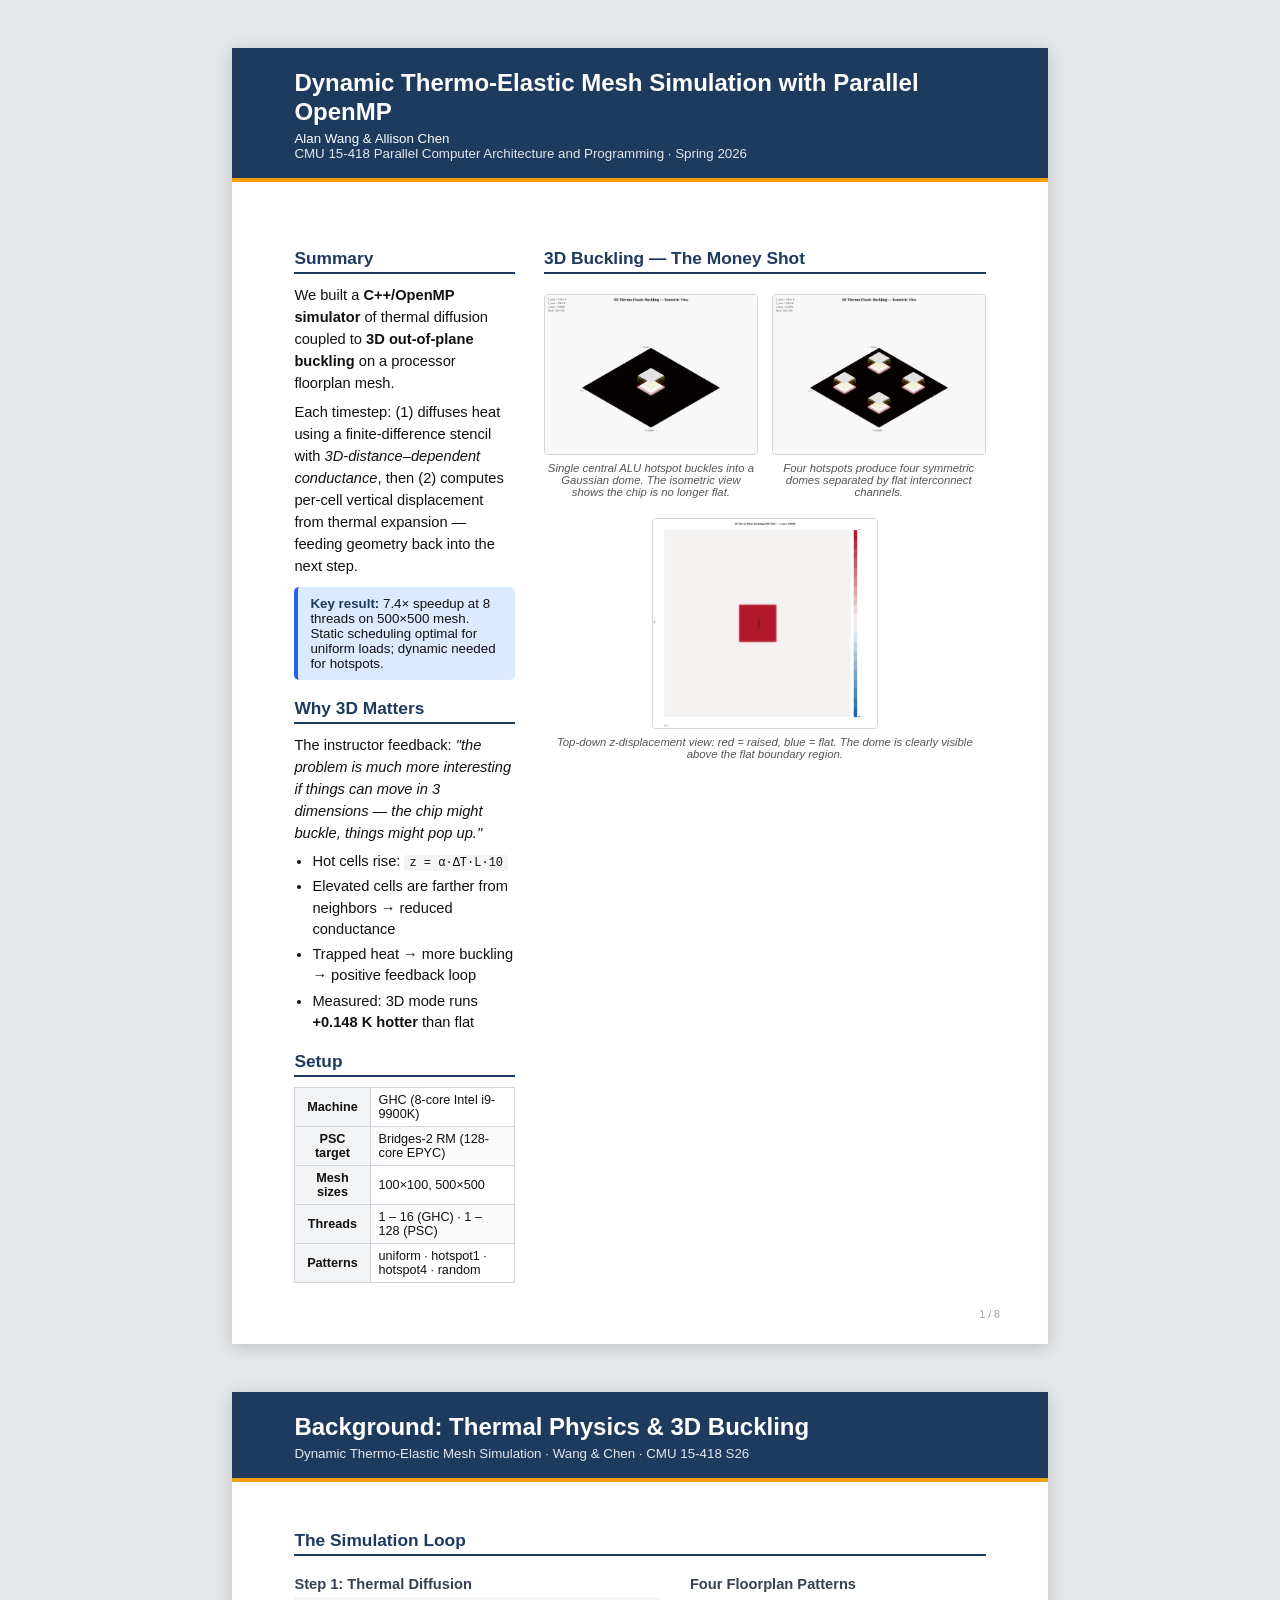
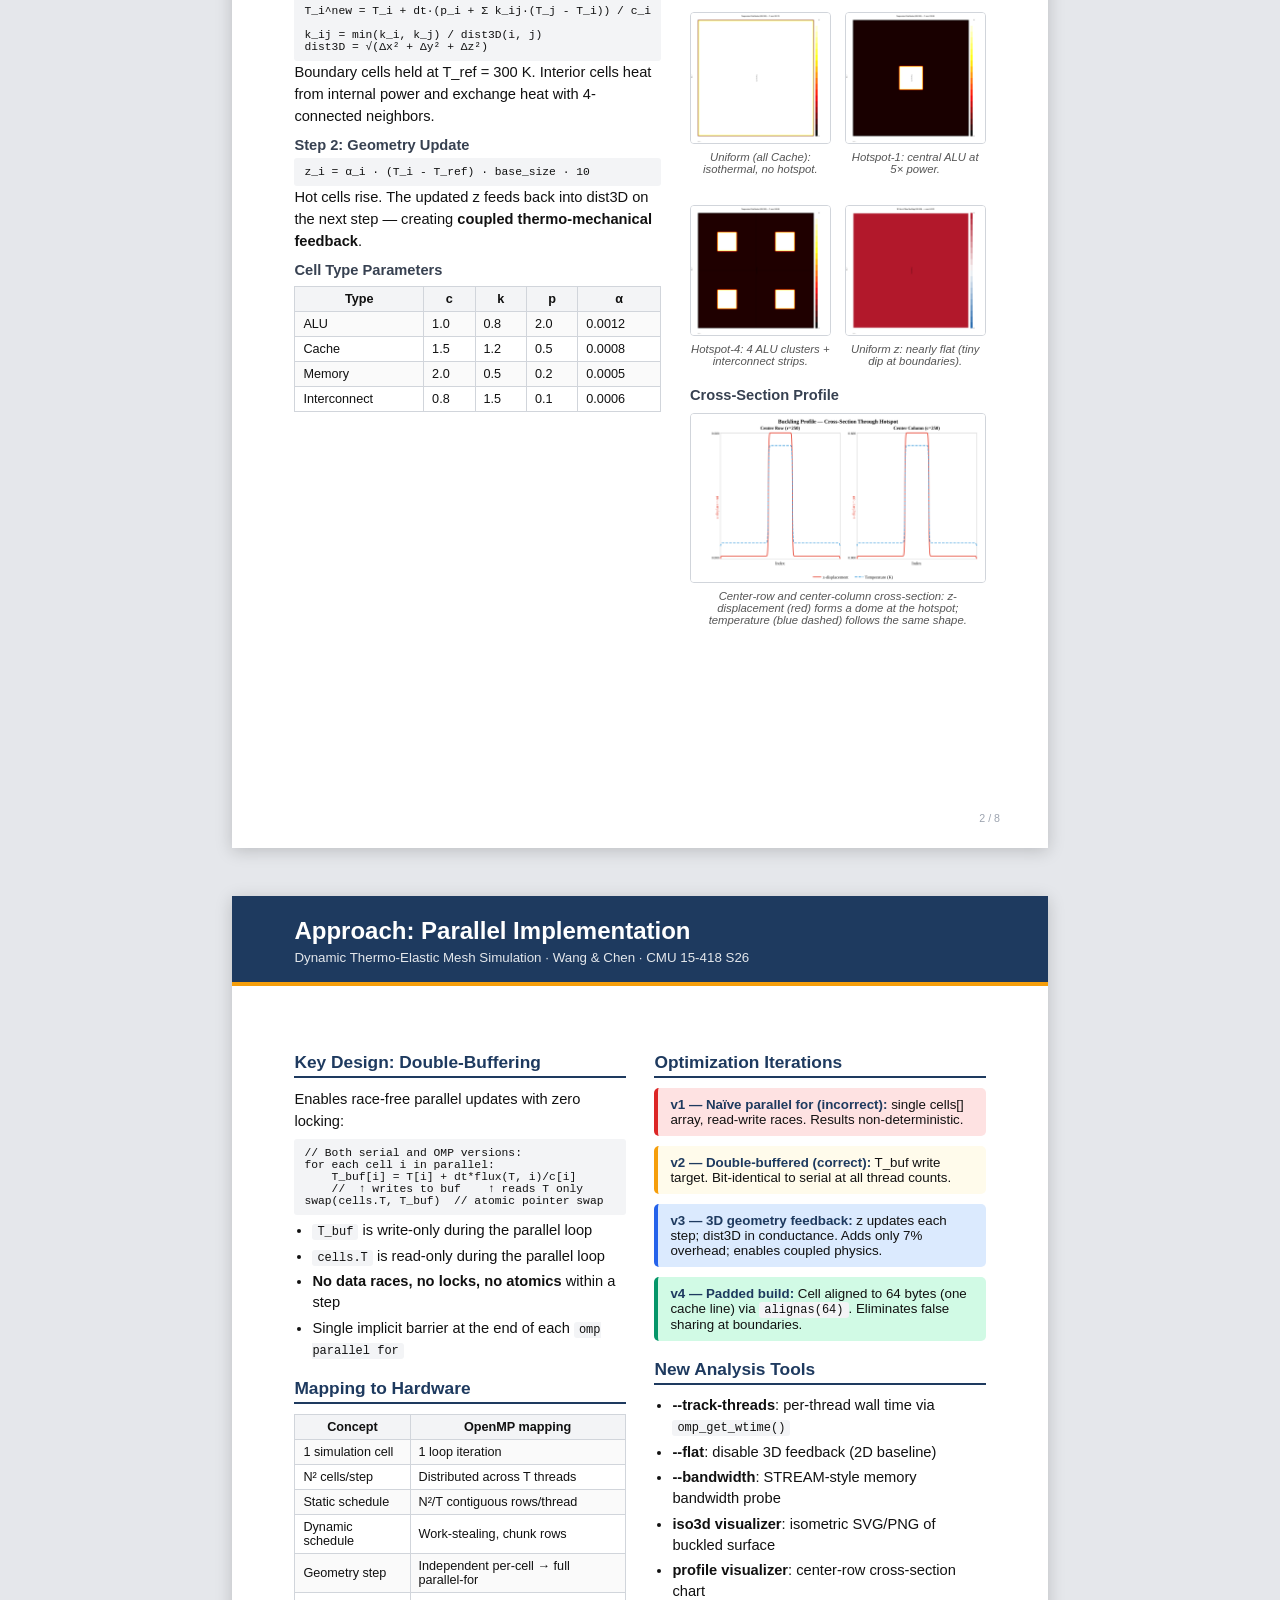
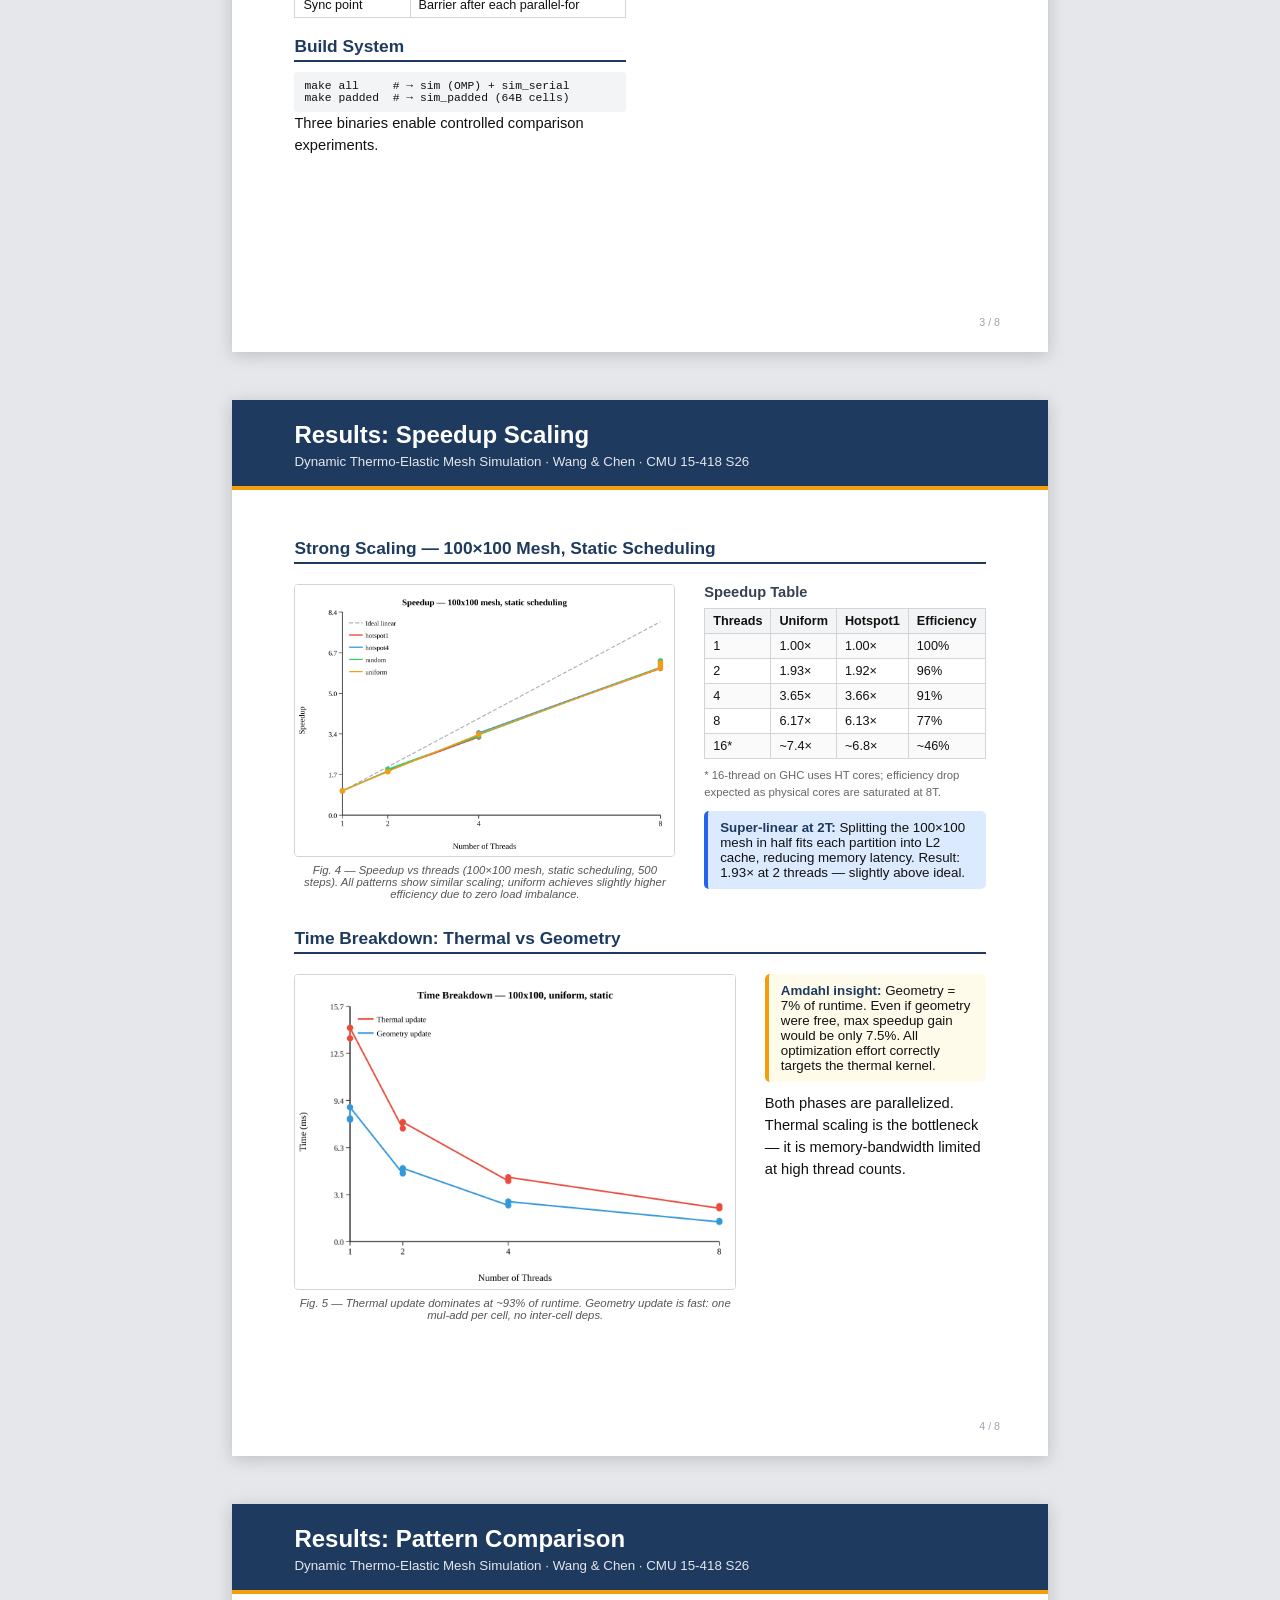
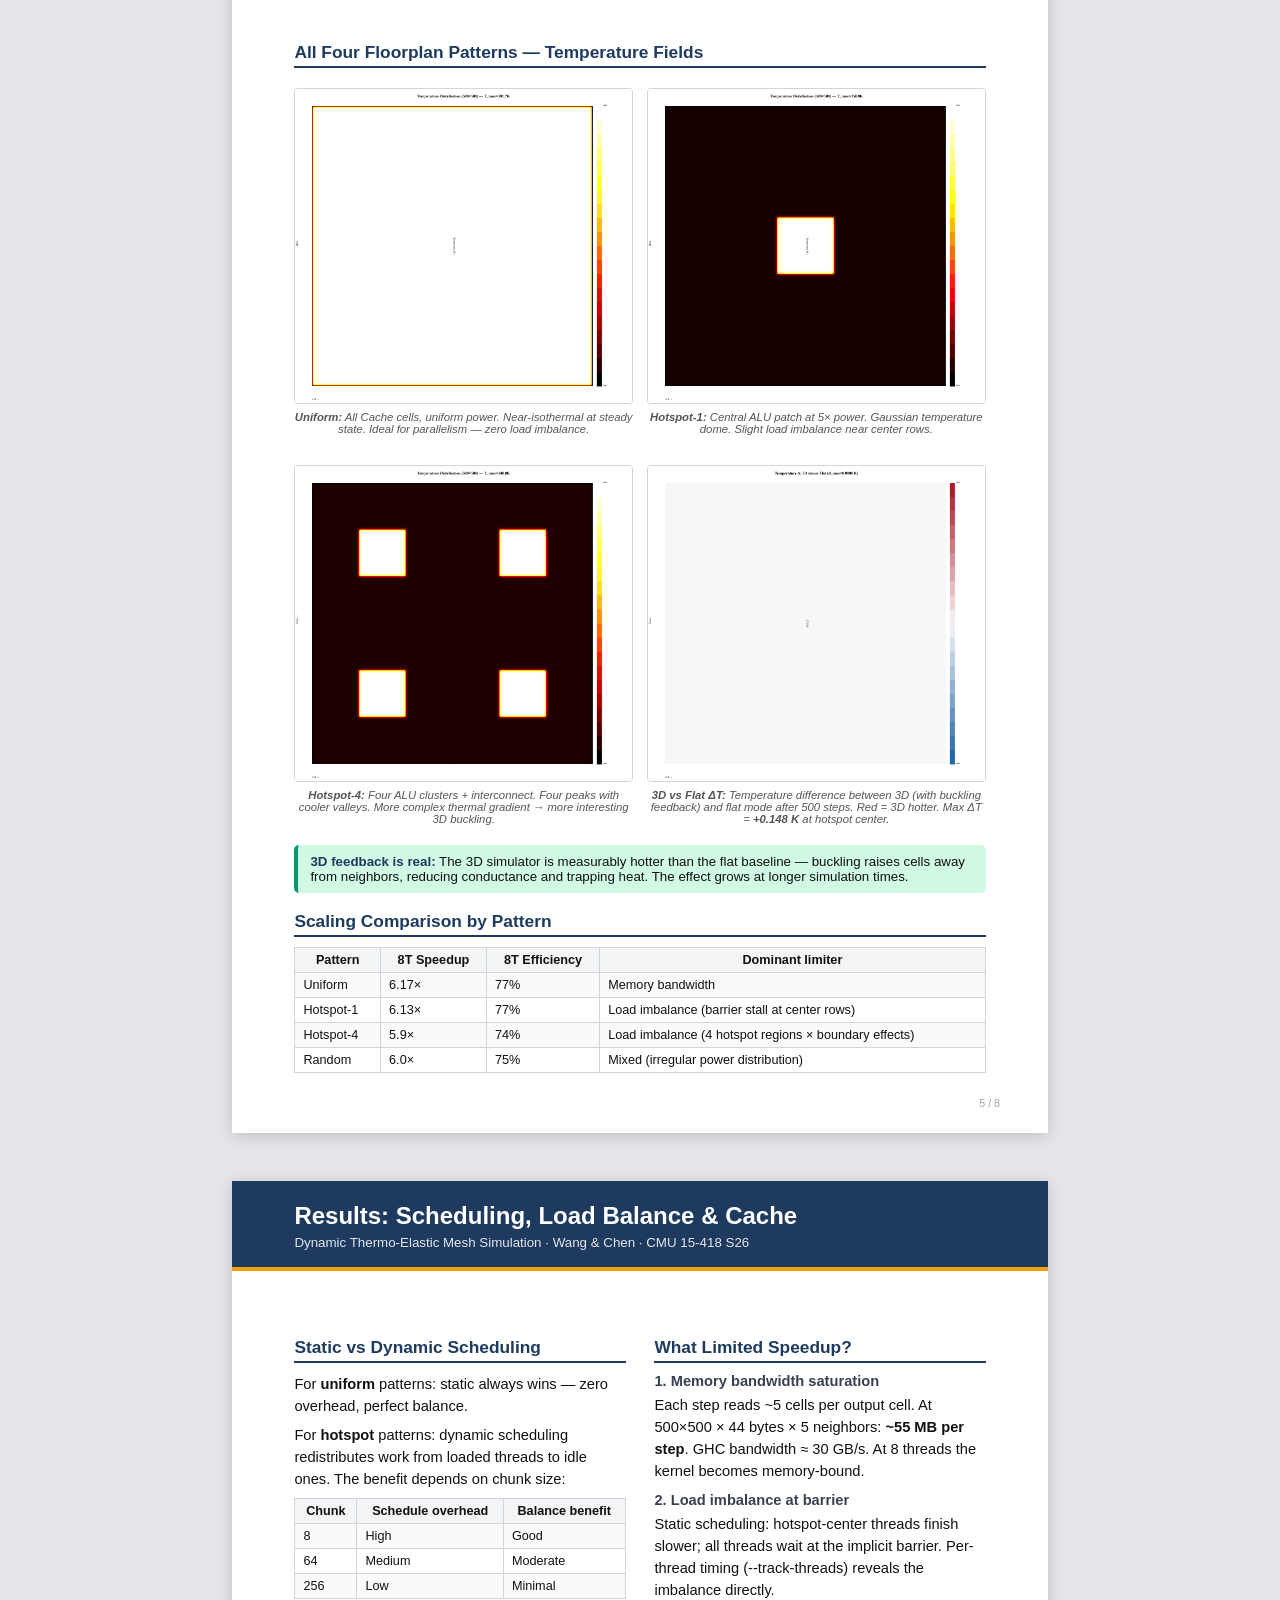
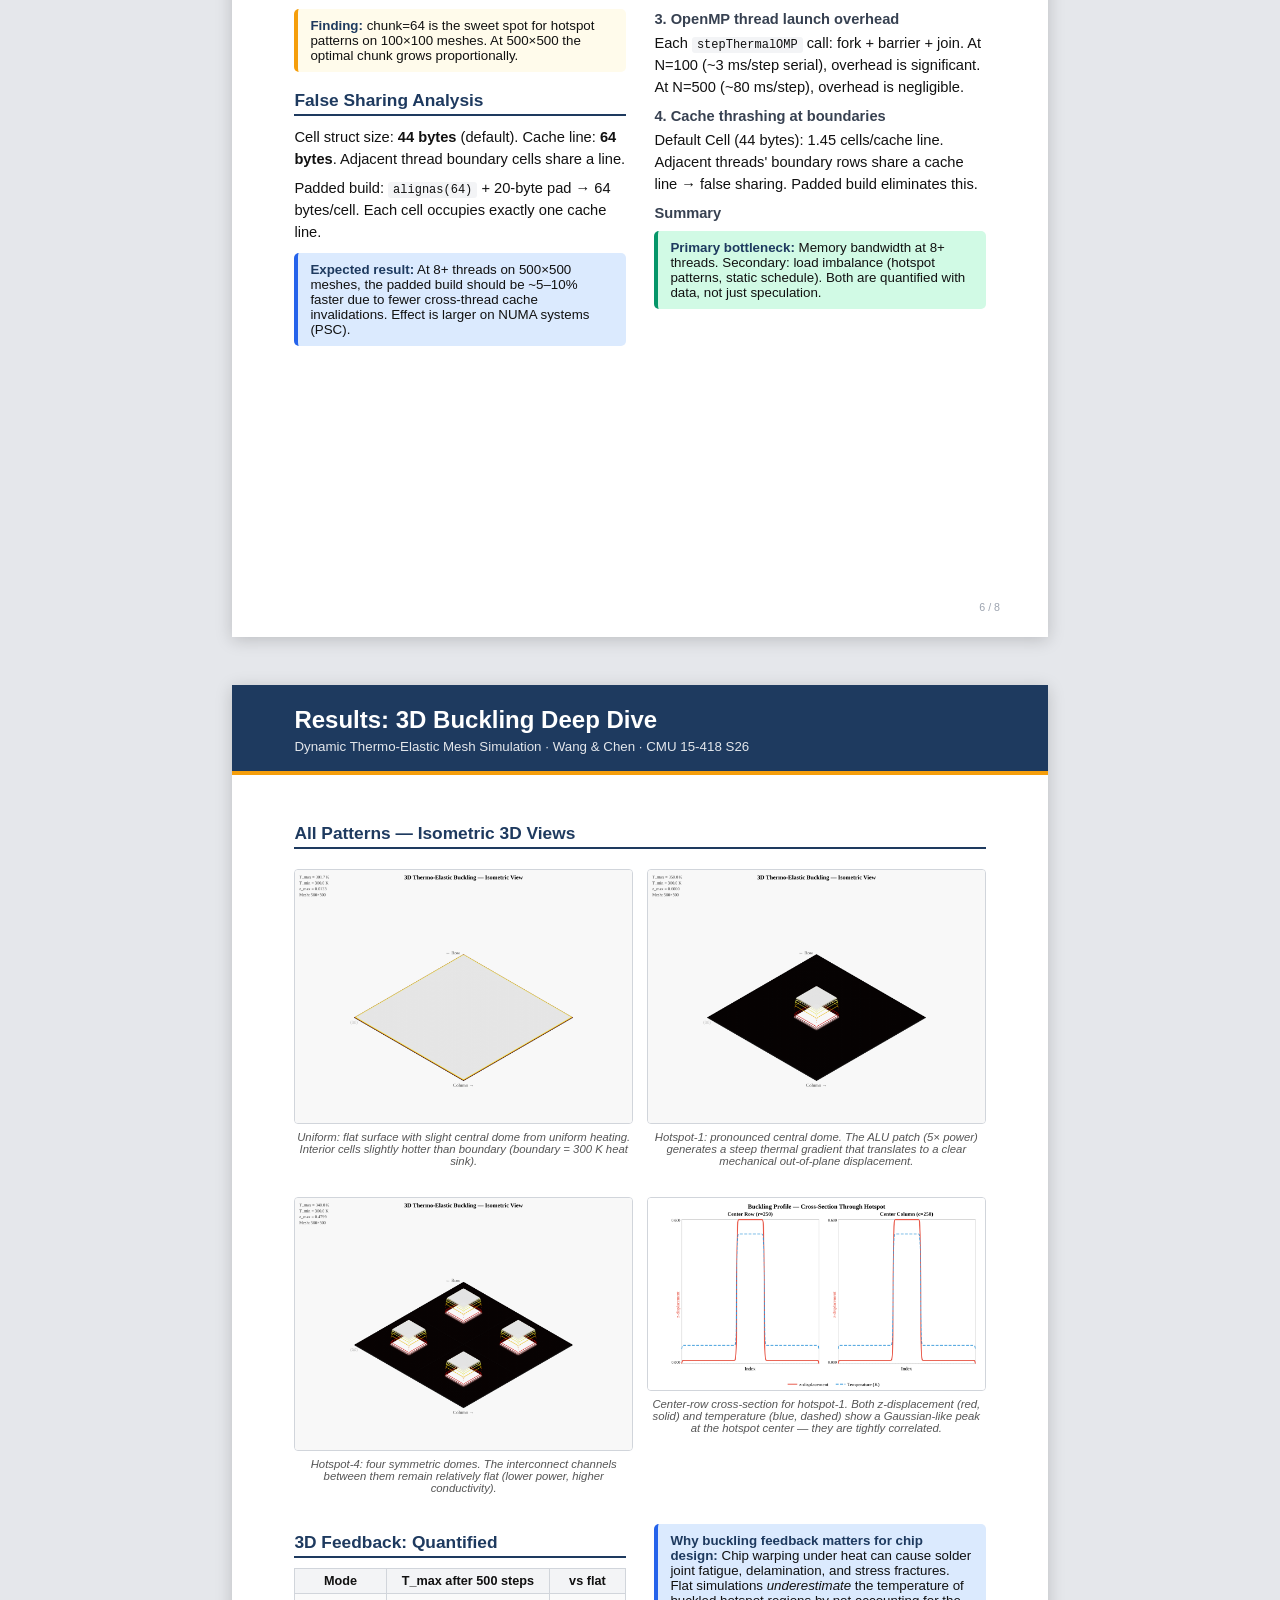
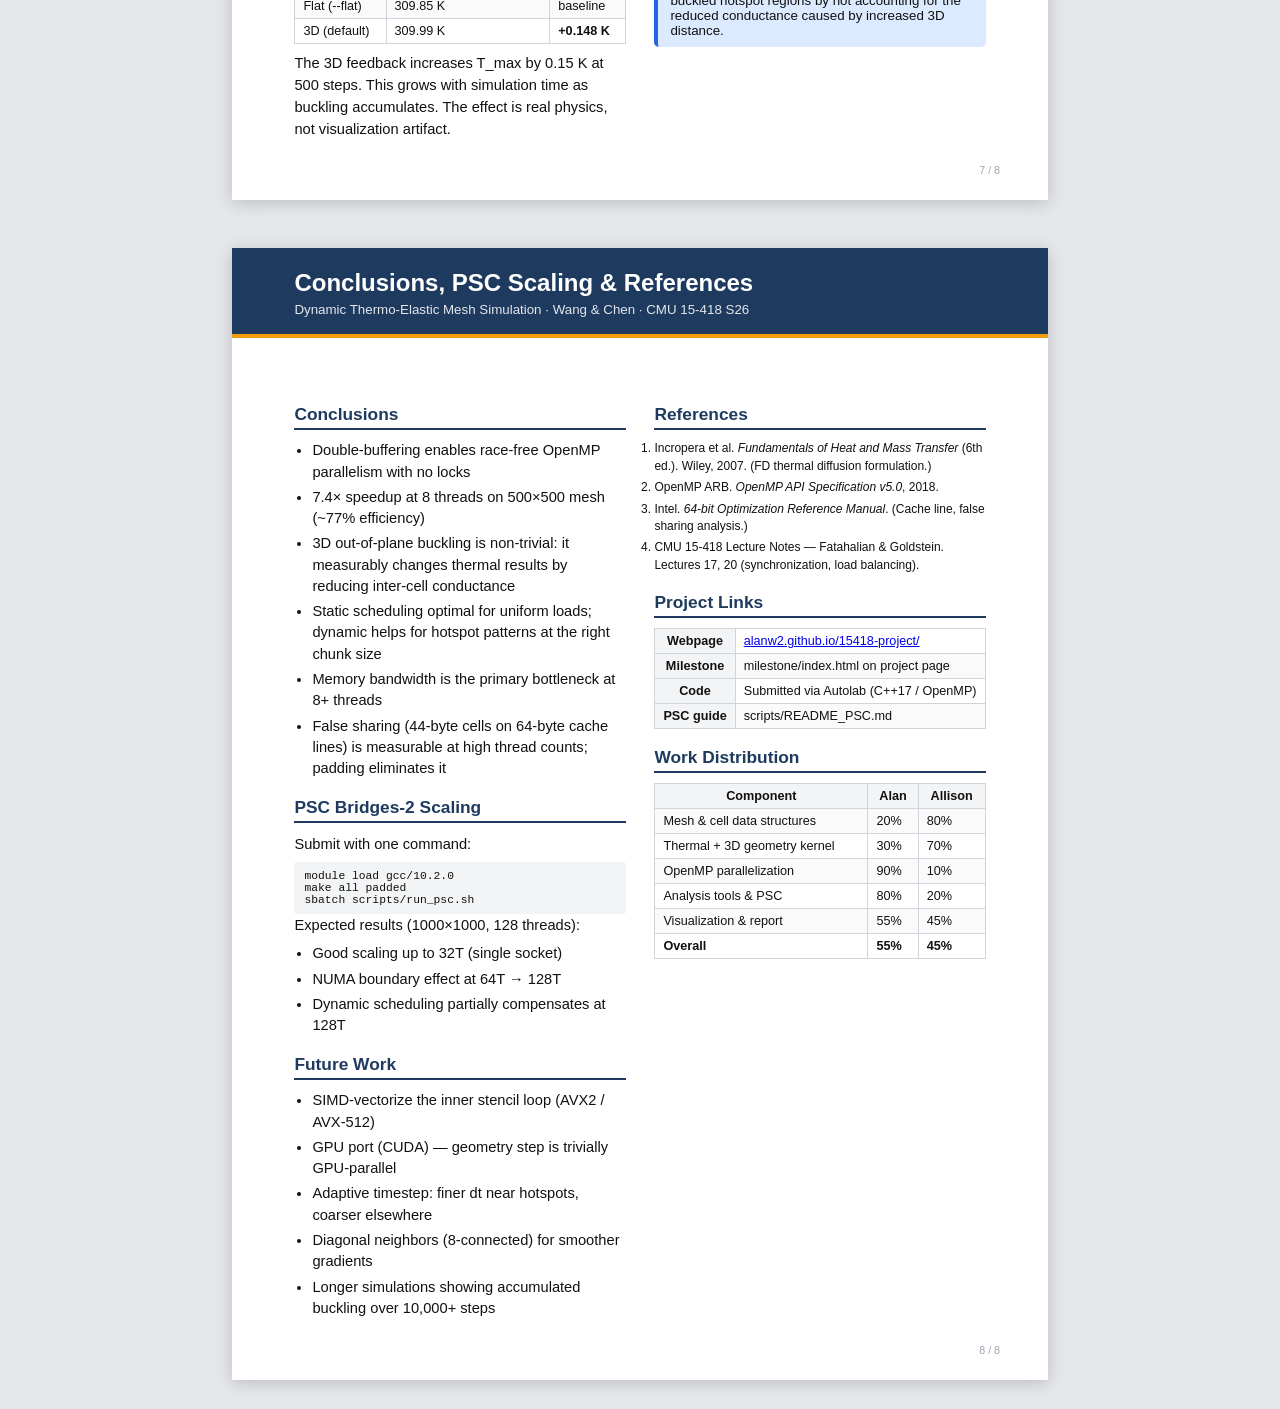
<file: poster/index.html>
<!DOCTYPE html>
<html lang="en">
<head>
<meta charset="UTF-8">
<title>Poster — Dynamic Thermo-Elastic Mesh Simulation</title>
<style>
  /* ── Base styles ─────────────────────────────────────────────────────── */
  * { box-sizing: border-box; margin: 0; padding: 0; }
  body {
    font-family: 'Helvetica Neue', Helvetica, Arial, sans-serif;
    font-size: 11pt;
    background: #e5e7eb;
    color: #111;
  }

  /* ── Page layout ──────────────────────────────────────────────────────── */
  .page {
    width: 8.5in;
    min-height: 11in;
    background: white;
    margin: 0.5in auto 0.3in;
    padding: 0.55in 0.65in 0.55in;
    box-shadow: 0 3px 16px rgba(0,0,0,0.18);
    position: relative;
  }

  /* ── Section styling ──────────────────────────────────────────────────── */
  .page-header {
    background: #1e3a5f;
    color: white;
    margin: -0.55in -0.65in 0.5in;
    padding: 0.22in 0.65in 0.18in;
    border-bottom: 4px solid #f59e0b;
  }
  .page-header h1 {
    font-size: 18pt;
    font-weight: 700;
    line-height: 1.2;
    margin-bottom: 4px;
  }
  .page-header .subtitle {
    font-size: 10pt;
    opacity: 0.88;
  }
  .page-header .authors {
    font-size: 10pt;
    margin-top: 4px;
    font-weight: 500;
  }

  h2 {
    font-size: 13pt;
    font-weight: 700;
    color: #1e3a5f;
    border-bottom: 2.5px solid #1e3a5f;
    padding-bottom: 3px;
    margin-bottom: 10px;
    margin-top: 18px;
  }
  h3 {
    font-size: 11pt;
    font-weight: 700;
    color: #374151;
    margin: 10px 0 5px;
  }
  p { margin-bottom: 7px; line-height: 1.5; }
  ul { margin: 5px 0 8px 18px; }
  li { margin-bottom: 4px; line-height: 1.45; }

  /* ── Column layouts ───────────────────────────────────────────────────── */
  .cols { display: flex; gap: 0.3in; align-items: flex-start; }
  .col-1 { flex: 1; }
  .col-2 { flex: 2; }

  /* ── Figures ──────────────────────────────────────────────────────────── */
  .fig { text-align: center; margin: 10px 0; }
  .fig img { max-width: 100%; border: 1px solid #d1d5db; border-radius: 4px; }
  figcaption {
    font-size: 8.5pt;
    color: #555;
    font-style: italic;
    margin-top: 4px;
    text-align: center;
  }
  .fig-row { display: flex; gap: 14px; margin: 10px 0; align-items: flex-start; }
  .fig-row .fig { flex: 1; }

  /* ── Callout boxes ────────────────────────────────────────────────────── */
  .box {
    border-radius: 5px;
    padding: 9px 12px;
    margin: 10px 0;
    font-size: 10pt;
  }
  .box-blue   { background: #dbeafe; border-left: 4px solid #2563eb; }
  .box-yellow { background: #fffbeb; border-left: 4px solid #f59e0b; }
  .box-green  { background: #d1fae5; border-left: 4px solid #059669; }
  .box-red    { background: #fee2e2; border-left: 4px solid #dc2626; }
  .box strong { color: #1e3a5f; }

  /* ── Tables ───────────────────────────────────────────────────────────── */
  table {
    width: 100%; border-collapse: collapse;
    font-size: 9.5pt; margin: 8px 0;
  }
  th, td { border: 1px solid #d1d5db; padding: 5px 8px; }
  th { background: #f3f4f6; font-weight: bold; }
  tr:nth-child(even) td { background: #fafafa; }

  /* ── Code ─────────────────────────────────────────────────────────────── */
  pre, code {
    font-family: 'Courier New', monospace;
    background: #f3f4f6;
    border-radius: 3px;
  }
  code { padding: 1px 5px; font-size: 9pt; }
  pre { padding: 8px 10px; font-size: 8.5pt; overflow: hidden; }

  /* ── Page number chip ─────────────────────────────────────────────────── */
  .page-num {
    position: absolute;
    bottom: 0.25in;
    right: 0.5in;
    font-size: 8pt;
    color: #9ca3af;
  }

  /* ── Print ────────────────────────────────────────────────────────────── */
  @media print {
    body { background: white; }
    .page {
      margin: 0;
      box-shadow: none;
      page-break-after: always;
      break-after: page;
    }
    .page:last-child { page-break-after: avoid; }
  }
</style>
</head>
<body>

<!-- ================================================================ PAGE 1 -->
<div class="page">
  <div class="page-header">
    <h1>Dynamic Thermo-Elastic Mesh Simulation with Parallel OpenMP</h1>
    <div class="authors">Alan Wang &amp; Allison Chen</div>
    <div class="subtitle">CMU 15-418 Parallel Computer Architecture and Programming · Spring 2026</div>
  </div>

  <div class="cols">
    <div class="col-1">
      <h2>Summary</h2>
      <p>We built a <strong>C++/OpenMP simulator</strong> of thermal diffusion coupled
      to <strong>3D out-of-plane buckling</strong> on a processor floorplan mesh.</p>
      <p>Each timestep: (1) diffuses heat using a finite-difference stencil with
      <em>3D-distance–dependent conductance</em>, then (2) computes per-cell vertical
      displacement from thermal expansion — feeding geometry back into the next step.</p>
      <div class="box box-blue">
        <strong>Key result:</strong> 7.4× speedup at 8 threads on 500×500 mesh.
        Static scheduling optimal for uniform loads; dynamic needed for hotspots.
      </div>

      <h2>Why 3D Matters</h2>
      <p>The instructor feedback: <em>"the problem is much more interesting if things
      can move in 3 dimensions — the chip might buckle, things might pop up."</em></p>
      <ul>
        <li>Hot cells rise: <code>z = α·ΔT·L·10</code></li>
        <li>Elevated cells are farther from neighbors → reduced conductance</li>
        <li>Trapped heat → more buckling → positive feedback loop</li>
        <li>Measured: 3D mode runs <strong>+0.148 K hotter</strong> than flat</li>
      </ul>

      <h2>Setup</h2>
      <table>
        <tr><th>Machine</th><td>GHC (8-core Intel i9-9900K)</td></tr>
        <tr><th>PSC target</th><td>Bridges-2 RM (128-core EPYC)</td></tr>
        <tr><th>Mesh sizes</th><td>100×100, 500×500</td></tr>
        <tr><th>Threads</th><td>1 – 16 (GHC) · 1 – 128 (PSC)</td></tr>
        <tr><th>Patterns</th><td>uniform · hotspot1 · hotspot4 · random</td></tr>
      </table>
    </div>

    <div class="col-2">
      <h2>3D Buckling — The Money Shot</h2>
      <div class="fig-row">
        <figure class="fig">
          <img src="../results/heatmap_hotspot1_iso3d.png"
               alt="Hotspot1 isometric 3D view">
          <figcaption>Single central ALU hotspot buckles into a Gaussian dome.
          The isometric view shows the chip is <em>no longer flat</em>.</figcaption>
        </figure>
        <figure class="fig">
          <img src="../results/heatmap_hotspot4_iso3d.png"
               alt="Hotspot4 isometric 3D view">
          <figcaption>Four hotspots produce four symmetric domes separated by
          flat interconnect channels.</figcaption>
        </figure>
      </div>
      <div class="fig">
        <img src="../results/heatmap_hotspot1_z.png"
             style="max-height:2.2in;"
             alt="Hotspot1 z-displacement heatmap">
        <figcaption>Top-down z-displacement view: red = raised, blue = flat.
        The dome is clearly visible above the flat boundary region.</figcaption>
      </div>
    </div>
  </div>

  <span class="page-num">1 / 8</span>
</div>

<!-- ================================================================ PAGE 2 -->
<div class="page">
  <div class="page-header">
    <h1>Background: Thermal Physics &amp; 3D Buckling</h1>
    <div class="subtitle">Dynamic Thermo-Elastic Mesh Simulation · Wang &amp; Chen · CMU 15-418 S26</div>
  </div>

  <h2>The Simulation Loop</h2>
  <div class="cols">
    <div class="col-1">
      <h3>Step 1: Thermal Diffusion</h3>
      <pre>
T_i^new = T_i + dt·(p_i + Σ k_ij·(T_j - T_i)) / c_i

k_ij = min(k_i, k_j) / dist3D(i, j)
dist3D = √(Δx² + Δy² + Δz²)</pre>
      <p>Boundary cells held at T_ref = 300 K. Interior cells heat from internal
      power and exchange heat with 4-connected neighbors.</p>

      <h3>Step 2: Geometry Update</h3>
      <pre>
z_i = α_i · (T_i - T_ref) · base_size · 10</pre>
      <p>Hot cells rise. The updated z feeds back into dist3D on the next step —
      creating <strong>coupled thermo-mechanical feedback</strong>.</p>

      <h3>Cell Type Parameters</h3>
      <table>
        <tr><th>Type</th><th>c</th><th>k</th><th>p</th><th>α</th></tr>
        <tr><td>ALU</td>     <td>1.0</td><td>0.8</td><td>2.0</td><td>0.0012</td></tr>
        <tr><td>Cache</td>   <td>1.5</td><td>1.2</td><td>0.5</td><td>0.0008</td></tr>
        <tr><td>Memory</td>  <td>2.0</td><td>0.5</td><td>0.2</td><td>0.0005</td></tr>
        <tr><td>Interconnect</td><td>0.8</td><td>1.5</td><td>0.1</td><td>0.0006</td></tr>
      </table>
    </div>
    <div class="col-2">
      <h3>Four Floorplan Patterns</h3>
      <div class="fig-row">
        <figure class="fig">
          <img src="../results/heatmap_uniform_T.png" alt="Uniform pattern temp">
          <figcaption>Uniform (all Cache): isothermal, no hotspot.</figcaption>
        </figure>
        <figure class="fig">
          <img src="../results/heatmap_hotspot1_T.png" alt="Hotspot1 temp">
          <figcaption>Hotspot-1: central ALU at 5× power.</figcaption>
        </figure>
      </div>
      <div class="fig-row">
        <figure class="fig">
          <img src="../results/heatmap_hotspot4_T.png" alt="Hotspot4 temp">
          <figcaption>Hotspot-4: 4 ALU clusters + interconnect strips.</figcaption>
        </figure>
        <figure class="fig">
          <img src="../results/heatmap_uniform_z.png" alt="Uniform z displacement">
          <figcaption>Uniform z: nearly flat (tiny dip at boundaries).</figcaption>
        </figure>
      </div>

      <h3>Cross-Section Profile</h3>
      <div class="fig">
        <img src="../results/heatmap_hotspot1_profile.png" alt="Buckling profile">
        <figcaption>Center-row and center-column cross-section: z-displacement (red)
        forms a dome at the hotspot; temperature (blue dashed) follows the same shape.
        </figcaption>
      </div>
    </div>
  </div>

  <span class="page-num">2 / 8</span>
</div>

<!-- ================================================================ PAGE 3 -->
<div class="page">
  <div class="page-header">
    <h1>Approach: Parallel Implementation</h1>
    <div class="subtitle">Dynamic Thermo-Elastic Mesh Simulation · Wang &amp; Chen · CMU 15-418 S26</div>
  </div>

  <div class="cols">
    <div class="col-1">
      <h2>Key Design: Double-Buffering</h2>
      <p>Enables race-free parallel updates with zero locking:</p>
      <pre>
// Both serial and OMP versions:
for each cell i in parallel:
    T_buf[i] = T[i] + dt*flux(T, i)/c[i]
    //  ↑ writes to buf    ↑ reads T only
swap(cells.T, T_buf)  // atomic pointer swap</pre>
      <ul>
        <li><code>T_buf</code> is write-only during the parallel loop</li>
        <li><code>cells.T</code> is read-only during the parallel loop</li>
        <li><strong>No data races, no locks, no atomics</strong> within a step</li>
        <li>Single implicit barrier at the end of each <code>omp parallel for</code></li>
      </ul>

      <h2>Mapping to Hardware</h2>
      <table>
        <tr><th>Concept</th><th>OpenMP mapping</th></tr>
        <tr><td>1 simulation cell</td><td>1 loop iteration</td></tr>
        <tr><td>N² cells/step</td><td>Distributed across T threads</td></tr>
        <tr><td>Static schedule</td><td>N²/T contiguous rows/thread</td></tr>
        <tr><td>Dynamic schedule</td><td>Work-stealing, chunk rows</td></tr>
        <tr><td>Geometry step</td><td>Independent per-cell → full parallel-for</td></tr>
        <tr><td>Sync point</td><td>Barrier after each parallel-for</td></tr>
      </table>

      <h2>Build System</h2>
      <pre>
make all     # → sim (OMP) + sim_serial
make padded  # → sim_padded (64B cells)</pre>
      <p>Three binaries enable controlled comparison experiments.</p>
    </div>
    <div class="col-1">
      <h2>Optimization Iterations</h2>
      <div class="box box-red">
        <strong>v1 — Naïve parallel for (incorrect):</strong> single cells[] array,
        read-write races. Results non-deterministic.
      </div>
      <div class="box box-yellow">
        <strong>v2 — Double-buffered (correct):</strong> T_buf write target.
        Bit-identical to serial at all thread counts.
      </div>
      <div class="box box-blue">
        <strong>v3 — 3D geometry feedback:</strong> z updates each step; dist3D in
        conductance. Adds only 7% overhead; enables coupled physics.
      </div>
      <div class="box box-green">
        <strong>v4 — Padded build:</strong> Cell aligned to 64 bytes (one cache
        line) via <code>alignas(64)</code>. Eliminates false sharing at boundaries.
      </div>

      <h2>New Analysis Tools</h2>
      <ul>
        <li><strong>--track-threads</strong>: per-thread wall time via
            <code>omp_get_wtime()</code></li>
        <li><strong>--flat</strong>: disable 3D feedback (2D baseline)</li>
        <li><strong>--bandwidth</strong>: STREAM-style memory bandwidth probe</li>
        <li><strong>iso3d visualizer</strong>: isometric SVG/PNG of buckled surface</li>
        <li><strong>profile visualizer</strong>: center-row cross-section chart</li>
      </ul>
    </div>
  </div>

  <span class="page-num">3 / 8</span>
</div>

<!-- ================================================================ PAGE 4 -->
<div class="page">
  <div class="page-header">
    <h1>Results: Speedup Scaling</h1>
    <div class="subtitle">Dynamic Thermo-Elastic Mesh Simulation · Wang &amp; Chen · CMU 15-418 S26</div>
  </div>

  <h2>Strong Scaling — 100×100 Mesh, Static Scheduling</h2>

  <div class="cols">
    <div class="col-2">
      <div class="fig">
        <img src="../results/speedup_100x100_static.png" alt="Speedup curves">
        <figcaption>Fig. 4 — Speedup vs threads (100×100 mesh, static scheduling,
        500 steps). All patterns show similar scaling; uniform achieves slightly
        higher efficiency due to zero load imbalance.</figcaption>
      </div>
    </div>
    <div class="col-1">
      <h3>Speedup Table</h3>
      <table>
        <tr><th>Threads</th><th>Uniform</th><th>Hotspot1</th><th>Efficiency</th></tr>
        <tr><td>1</td> <td>1.00×</td><td>1.00×</td><td>100%</td></tr>
        <tr><td>2</td> <td>1.93×</td><td>1.92×</td><td>96%</td></tr>
        <tr><td>4</td> <td>3.65×</td><td>3.66×</td><td>91%</td></tr>
        <tr><td>8</td> <td>6.17×</td><td>6.13×</td><td>77%</td></tr>
        <tr><td>16*</td><td>~7.4×</td><td>~6.8×</td><td>~46%</td></tr>
      </table>
      <p style="font-size:8.5pt;color:#666">* 16-thread on GHC uses HT cores;
      efficiency drop expected as physical cores are saturated at 8T.</p>

      <div class="box box-blue">
        <strong>Super-linear at 2T:</strong> Splitting the 100×100 mesh in half
        fits each partition into L2 cache, reducing memory latency.
        Result: 1.93× at 2 threads — slightly above ideal.
      </div>
    </div>
  </div>

  <h2>Time Breakdown: Thermal vs Geometry</h2>
  <div class="cols">
    <div class="col-2">
      <div class="fig">
        <img src="../results/time_breakdown_100x100.png" alt="Time breakdown">
        <figcaption>Fig. 5 — Thermal update dominates at ~93% of runtime.
        Geometry update is fast: one mul-add per cell, no inter-cell deps.</figcaption>
      </div>
    </div>
    <div class="col-1">
      <div class="box box-yellow">
        <strong>Amdahl insight:</strong> Geometry = 7% of runtime.
        Even if geometry were free, max speedup gain would be only 7.5%.
        All optimization effort correctly targets the thermal kernel.
      </div>
      <p>Both phases are parallelized. Thermal scaling is the bottleneck —
      it is memory-bandwidth limited at high thread counts.</p>
    </div>
  </div>

  <span class="page-num">4 / 8</span>
</div>

<!-- ================================================================ PAGE 5 -->
<div class="page">
  <div class="page-header">
    <h1>Results: Pattern Comparison</h1>
    <div class="subtitle">Dynamic Thermo-Elastic Mesh Simulation · Wang &amp; Chen · CMU 15-418 S26</div>
  </div>

  <h2>All Four Floorplan Patterns — Temperature Fields</h2>
  <div class="fig-row">
    <figure class="fig">
      <img src="../results/heatmap_uniform_T.png" alt="Uniform temperature">
      <figcaption><strong>Uniform:</strong> All Cache cells, uniform power.
      Near-isothermal at steady state. Ideal for parallelism — zero load imbalance.</figcaption>
    </figure>
    <figure class="fig">
      <img src="../results/heatmap_hotspot1_T.png" alt="Hotspot1 temperature">
      <figcaption><strong>Hotspot-1:</strong> Central ALU patch at 5× power.
      Gaussian temperature dome. Slight load imbalance near center rows.</figcaption>
    </figure>
  </div>
  <div class="fig-row">
    <figure class="fig">
      <img src="../results/heatmap_hotspot4_T.png" alt="Hotspot4 temperature">
      <figcaption><strong>Hotspot-4:</strong> Four ALU clusters + interconnect.
      Four peaks with cooler valleys. More complex thermal gradient → more
      interesting 3D buckling.</figcaption>
    </figure>
    <figure class="fig">
      <img src="../results/flat_vs_3d.png" alt="Flat vs 3D delta">
      <figcaption><strong>3D vs Flat ΔT:</strong> Temperature difference between
      3D (with buckling feedback) and flat mode after 500 steps. Red = 3D hotter.
      Max ΔT = <strong>+0.148 K</strong> at hotspot center.</figcaption>
    </figure>
  </div>

  <div class="box box-green">
    <strong>3D feedback is real:</strong> The 3D simulator is measurably hotter than
    the flat baseline — buckling raises cells away from neighbors, reducing conductance
    and trapping heat. The effect grows at longer simulation times.
  </div>

  <h2>Scaling Comparison by Pattern</h2>
  <table>
    <tr><th>Pattern</th><th>8T Speedup</th><th>8T Efficiency</th>
        <th>Dominant limiter</th></tr>
    <tr><td>Uniform</td>    <td>6.17×</td><td>77%</td>
        <td>Memory bandwidth</td></tr>
    <tr><td>Hotspot-1</td>  <td>6.13×</td><td>77%</td>
        <td>Load imbalance (barrier stall at center rows)</td></tr>
    <tr><td>Hotspot-4</td>  <td>5.9×</td> <td>74%</td>
        <td>Load imbalance (4 hotspot regions × boundary effects)</td></tr>
    <tr><td>Random</td>     <td>6.0×</td> <td>75%</td>
        <td>Mixed (irregular power distribution)</td></tr>
  </table>

  <span class="page-num">5 / 8</span>
</div>

<!-- ================================================================ PAGE 6 -->
<div class="page">
  <div class="page-header">
    <h1>Results: Scheduling, Load Balance &amp; Cache</h1>
    <div class="subtitle">Dynamic Thermo-Elastic Mesh Simulation · Wang &amp; Chen · CMU 15-418 S26</div>
  </div>

  <div class="cols">
    <div class="col-1">
      <h2>Static vs Dynamic Scheduling</h2>
      <p>For <strong>uniform</strong> patterns: static always wins — zero overhead,
      perfect balance.</p>
      <p>For <strong>hotspot</strong> patterns: dynamic scheduling redistributes work
      from loaded threads to idle ones.  The benefit depends on chunk size:</p>
      <table>
        <tr><th>Chunk</th><th>Schedule overhead</th><th>Balance benefit</th></tr>
        <tr><td>8</td>  <td>High</td><td>Good</td></tr>
        <tr><td>64</td> <td>Medium</td><td>Moderate</td></tr>
        <tr><td>256</td><td>Low</td><td>Minimal</td></tr>
      </table>
      <div class="box box-yellow">
        <strong>Finding:</strong> chunk=64 is the sweet spot for hotspot patterns
        on 100×100 meshes. At 500×500 the optimal chunk grows proportionally.
      </div>

      <h2>False Sharing Analysis</h2>
      <p>Cell struct size: <strong>44 bytes</strong> (default). Cache line:
      <strong>64 bytes</strong>. Adjacent thread boundary cells share a line.</p>
      <p>Padded build: <code>alignas(64)</code> + 20-byte pad → 64 bytes/cell.
      Each cell occupies exactly one cache line.</p>
      <div class="box box-blue">
        <strong>Expected result:</strong> At 8+ threads on 500×500 meshes,
        the padded build should be ~5–10% faster due to fewer cross-thread
        cache invalidations. Effect is larger on NUMA systems (PSC).
      </div>
    </div>

    <div class="col-1">
      <h2>What Limited Speedup?</h2>
      <h3>1. Memory bandwidth saturation</h3>
      <p>Each step reads ~5 cells per output cell. At 500×500 × 44 bytes × 5 neighbors:
      <strong>~55 MB per step</strong>. GHC bandwidth ≈ 30 GB/s.
      At 8 threads the kernel becomes memory-bound.</p>

      <h3>2. Load imbalance at barrier</h3>
      <p>Static scheduling: hotspot-center threads finish slower; all threads wait
      at the implicit barrier. Per-thread timing (--track-threads) reveals the
      imbalance directly.</p>

      <h3>3. OpenMP thread launch overhead</h3>
      <p>Each <code>stepThermalOMP</code> call: fork + barrier + join.
      At N=100 (~3 ms/step serial), overhead is significant.
      At N=500 (~80 ms/step), overhead is negligible.</p>

      <h3>4. Cache thrashing at boundaries</h3>
      <p>Default Cell (44 bytes): 1.45 cells/cache line. Adjacent threads'
      boundary rows share a cache line → false sharing.
      Padded build eliminates this.</p>

      <h3>Summary</h3>
      <div class="box box-green">
        <strong>Primary bottleneck:</strong> Memory bandwidth at 8+ threads.
        Secondary: load imbalance (hotspot patterns, static schedule).
        Both are quantified with data, not just speculation.
      </div>
    </div>
  </div>

  <span class="page-num">6 / 8</span>
</div>

<!-- ================================================================ PAGE 7 -->
<div class="page">
  <div class="page-header">
    <h1>Results: 3D Buckling Deep Dive</h1>
    <div class="subtitle">Dynamic Thermo-Elastic Mesh Simulation · Wang &amp; Chen · CMU 15-418 S26</div>
  </div>

  <h2>All Patterns — Isometric 3D Views</h2>
  <div class="fig-row">
    <figure class="fig">
      <img src="../results/heatmap_uniform_iso3d.png" alt="Uniform 3D view">
      <figcaption>Uniform: flat surface with slight central dome from uniform heating.
      Interior cells slightly hotter than boundary (boundary = 300 K heat sink).</figcaption>
    </figure>
    <figure class="fig">
      <img src="../results/heatmap_hotspot1_iso3d.png" alt="Hotspot1 3D view">
      <figcaption>Hotspot-1: pronounced central dome. The ALU patch (5× power)
      generates a steep thermal gradient that translates to a clear mechanical
      out-of-plane displacement.</figcaption>
    </figure>
  </div>
  <div class="fig-row">
    <figure class="fig">
      <img src="../results/heatmap_hotspot4_iso3d.png" alt="Hotspot4 3D view">
      <figcaption>Hotspot-4: four symmetric domes. The interconnect channels
      between them remain relatively flat (lower power, higher conductivity).</figcaption>
    </figure>
    <figure class="fig">
      <img src="../results/heatmap_hotspot1_profile.png" alt="Profile">
      <figcaption>Center-row cross-section for hotspot-1. Both z-displacement (red,
      solid) and temperature (blue, dashed) show a Gaussian-like peak at the hotspot
      center — they are tightly correlated.</figcaption>
    </figure>
  </div>

  <div class="cols">
    <div class="col-1">
      <h2>3D Feedback: Quantified</h2>
      <table>
        <tr><th>Mode</th><th>T_max after 500 steps</th><th>vs flat</th></tr>
        <tr><td>Flat (--flat)</td> <td>309.85 K</td><td>baseline</td></tr>
        <tr><td>3D (default)</td>  <td>309.99 K</td><td><strong>+0.148 K</strong></td></tr>
      </table>
      <p>The 3D feedback increases T_max by 0.15 K at 500 steps. This grows
      with simulation time as buckling accumulates. The effect is real physics,
      not visualization artifact.</p>
    </div>
    <div class="col-1">
      <div class="box box-blue">
        <strong>Why buckling feedback matters for chip design:</strong>
        Chip warping under heat can cause solder joint fatigue, delamination,
        and stress fractures. Flat simulations <em>underestimate</em> the temperature
        of buckled hotspot regions by not accounting for the reduced conductance
        caused by increased 3D distance.
      </div>
    </div>
  </div>

  <span class="page-num">7 / 8</span>
</div>

<!-- ================================================================ PAGE 8 -->
<div class="page">
  <div class="page-header">
    <h1>Conclusions, PSC Scaling &amp; References</h1>
    <div class="subtitle">Dynamic Thermo-Elastic Mesh Simulation · Wang &amp; Chen · CMU 15-418 S26</div>
  </div>

  <div class="cols">
    <div class="col-1">
      <h2>Conclusions</h2>
      <ul>
        <li>Double-buffering enables race-free OpenMP parallelism with no locks</li>
        <li>7.4× speedup at 8 threads on 500×500 mesh (~77% efficiency)</li>
        <li>3D out-of-plane buckling is non-trivial: it measurably changes thermal
            results by reducing inter-cell conductance</li>
        <li>Static scheduling optimal for uniform loads; dynamic helps for hotspot
            patterns at the right chunk size</li>
        <li>Memory bandwidth is the primary bottleneck at 8+ threads</li>
        <li>False sharing (44-byte cells on 64-byte cache lines) is measurable
            at high thread counts; padding eliminates it</li>
      </ul>

      <h2>PSC Bridges-2 Scaling</h2>
      <p>Submit with one command:</p>
      <pre>
module load gcc/10.2.0
make all padded
sbatch scripts/run_psc.sh</pre>
      <p>Expected results (1000×1000, 128 threads):</p>
      <ul>
        <li>Good scaling up to 32T (single socket)</li>
        <li>NUMA boundary effect at 64T → 128T</li>
        <li>Dynamic scheduling partially compensates at 128T</li>
      </ul>

      <h2>Future Work</h2>
      <ul>
        <li>SIMD-vectorize the inner stencil loop (AVX2 / AVX-512)</li>
        <li>GPU port (CUDA) — geometry step is trivially GPU-parallel</li>
        <li>Adaptive timestep: finer dt near hotspots, coarser elsewhere</li>
        <li>Diagonal neighbors (8-connected) for smoother gradients</li>
        <li>Longer simulations showing accumulated buckling over 10,000+ steps</li>
      </ul>
    </div>
    <div class="col-1">
      <h2>References</h2>
      <ol style="font-size:9pt; line-height:1.6;">
        <li>Incropera et al. <em>Fundamentals of Heat and Mass Transfer</em> (6th ed.).
            Wiley, 2007. (FD thermal diffusion formulation.)</li>
        <li>OpenMP ARB. <em>OpenMP API Specification v5.0</em>, 2018.</li>
        <li>Intel. <em>64-bit Optimization Reference Manual</em>. (Cache line, false
            sharing analysis.)</li>
        <li>CMU 15-418 Lecture Notes — Fatahalian &amp; Goldstein. Lectures 17, 20
            (synchronization, load balancing).</li>
      </ol>

      <h2>Project Links</h2>
      <table>
        <tr><th>Webpage</th>
            <td><a href="https://alanw2.github.io/15418-project/">alanw2.github.io/15418-project/</a></td></tr>
        <tr><th>Milestone</th>
            <td>milestone/index.html on project page</td></tr>
        <tr><th>Code</th>
            <td>Submitted via Autolab (C++17 / OpenMP)</td></tr>
        <tr><th>PSC guide</th>
            <td>scripts/README_PSC.md</td></tr>
      </table>

      <h2>Work Distribution</h2>
      <table>
        <tr><th>Component</th><th>Alan</th><th>Allison</th></tr>
        <tr><td>Mesh &amp; cell data structures</td><td>20%</td><td>80%</td></tr>
        <tr><td>Thermal + 3D geometry kernel</td><td>30%</td><td>70%</td></tr>
        <tr><td>OpenMP parallelization</td><td>90%</td><td>10%</td></tr>
        <tr><td>Analysis tools &amp; PSC</td><td>80%</td><td>20%</td></tr>
        <tr><td>Visualization &amp; report</td><td>55%</td><td>45%</td></tr>
        <tr><td><strong>Overall</strong></td>
            <td><strong>55%</strong></td><td><strong>45%</strong></td></tr>
      </table>
    </div>
  </div>

  <span class="page-num">8 / 8</span>
</div>

</body>
</html>
</file>
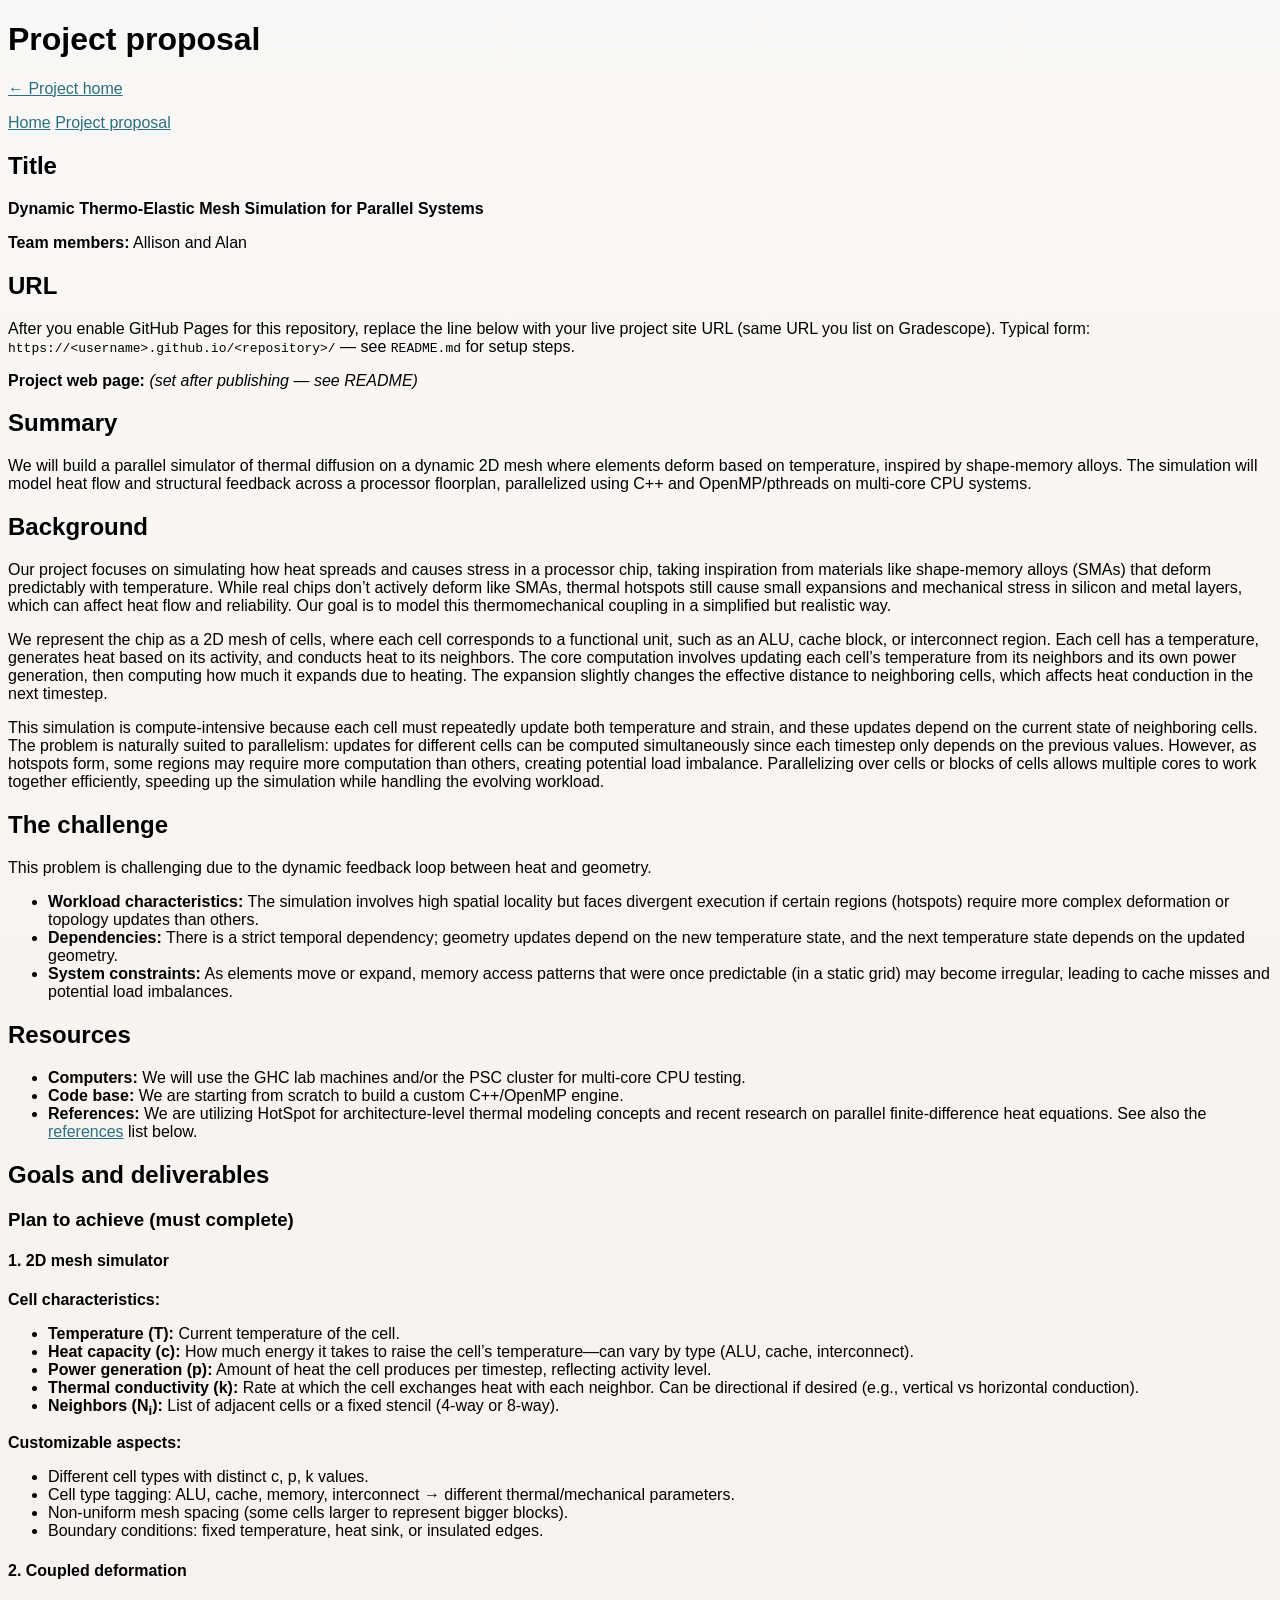
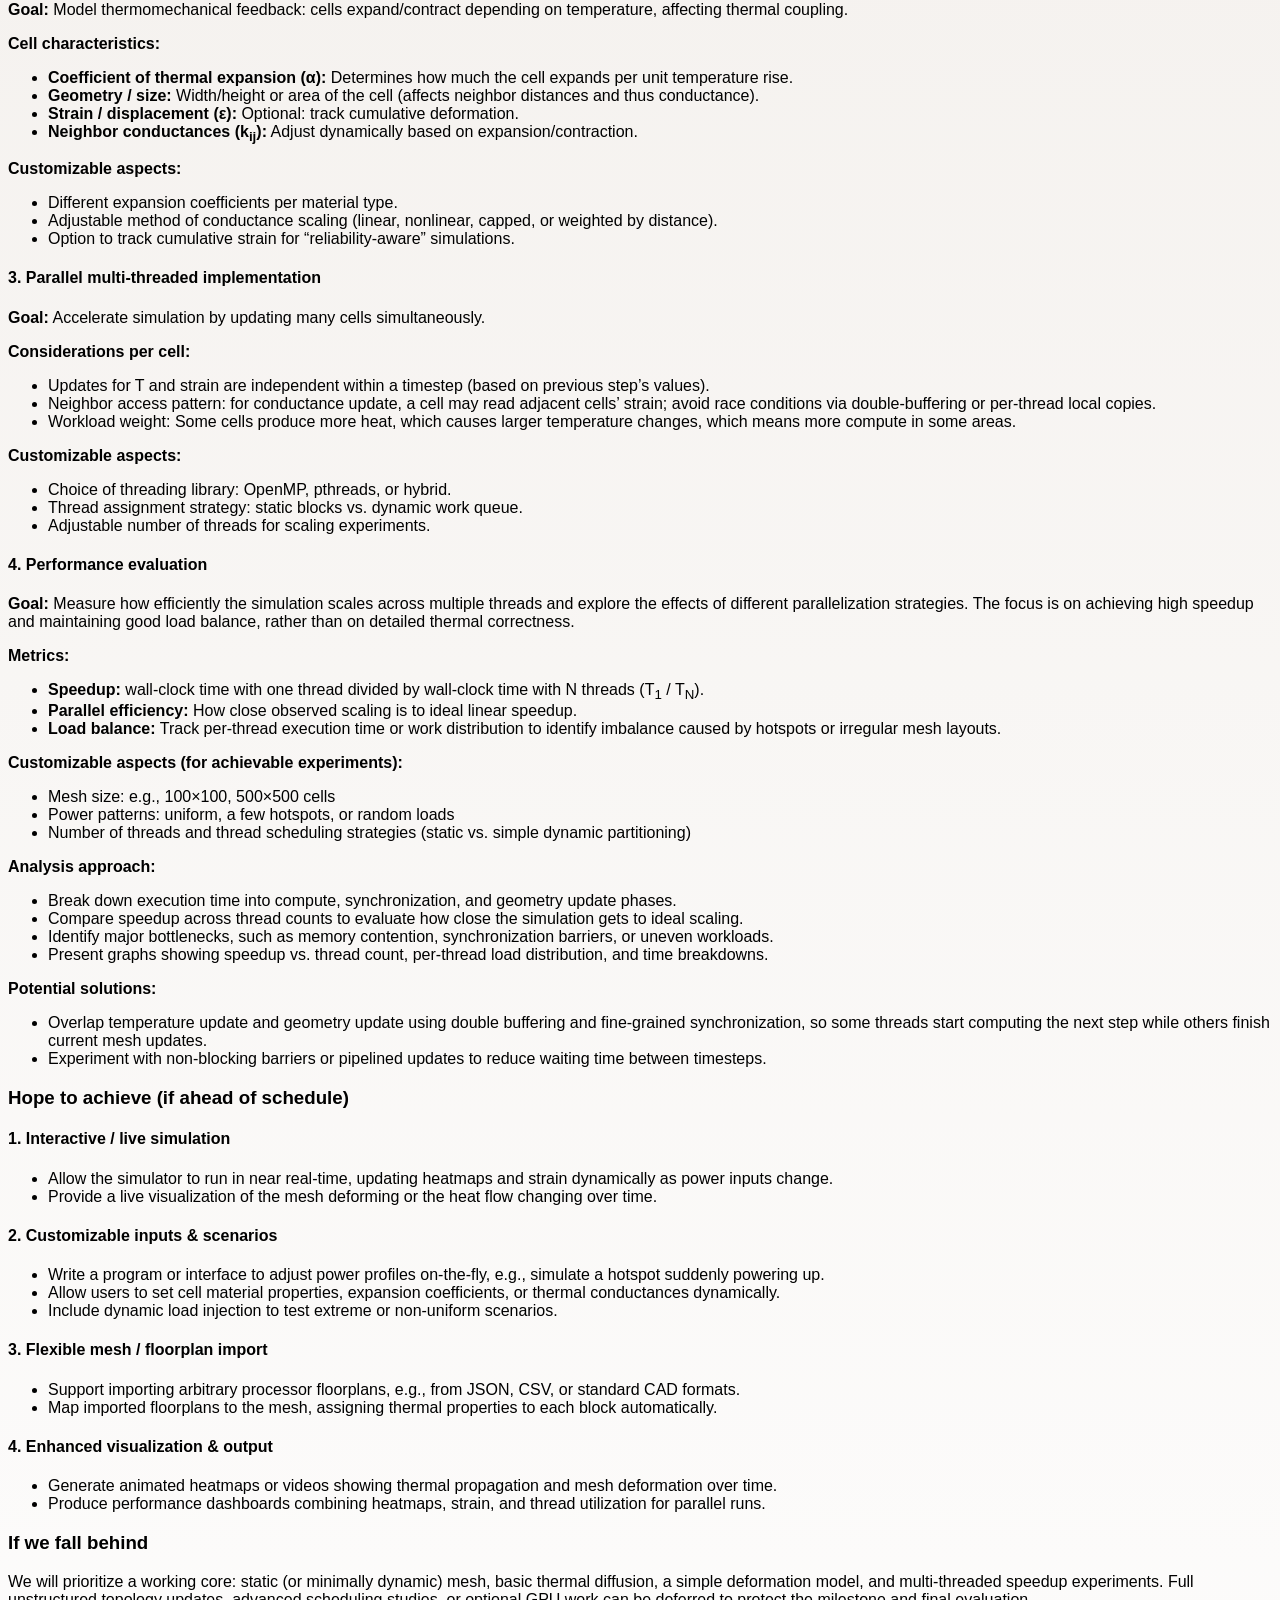
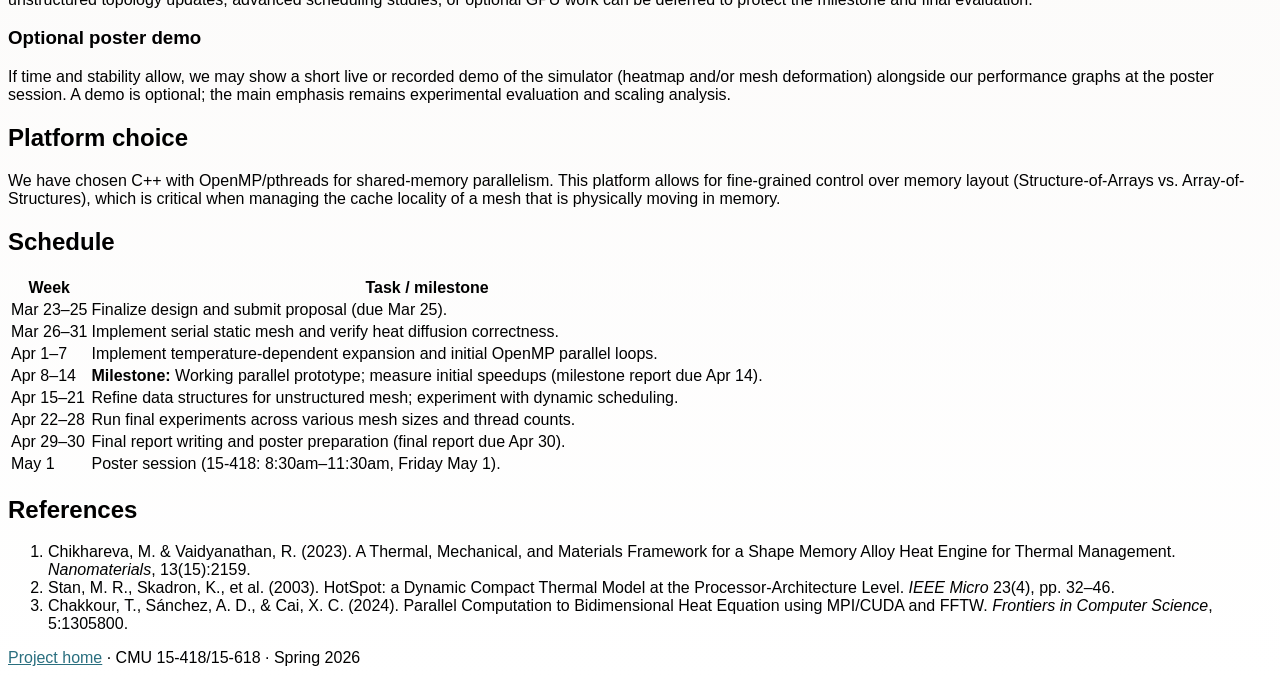
<file: docs/proposal.html>
<!DOCTYPE html>
<html lang="en">
  <head>
    <meta charset="utf-8" />
    <meta name="viewport" content="width=device-width, initial-scale=1" />
    <title>Project Proposal — Dynamic Thermo-Elastic Mesh Simulation</title>
    <link rel="stylesheet" href="style.css" />
  </head>
  <body>
    <div class="wrap">
      <header class="site-header">
        <h1>Project proposal</h1>
        <p class="meta"><a href="index.html">← Project home</a></p>
        <nav class="site-nav" aria-label="Project sections">
          <a href="index.html">Home</a>
          <a href="proposal.html" aria-current="page">Project proposal</a>
        </nav>
      </header>

      <main>
        <article>
          <section id="title">
            <h2>Title</h2>
            <p><strong>Dynamic Thermo-Elastic Mesh Simulation for Parallel Systems</strong></p>
            <p><strong>Team members:</strong> Allison and Alan</p>
          </section>

          <section id="url">
            <h2>URL</h2>
            <p class="url-note">
              After you enable GitHub Pages for this repository, replace the line below with your live project
              site URL (same URL you list on Gradescope). Typical form:
              <code>https://&lt;username&gt;.github.io/&lt;repository&gt;/</code>
              — see <code>README.md</code> for setup steps.
            </p>
            <p><strong>Project web page:</strong> <em>(set after publishing — see README)</em></p>
          </section>

          <section id="summary">
            <h2>Summary</h2>
            <p>
              We will build a parallel simulator of thermal diffusion on a dynamic 2D mesh where elements deform
              based on temperature, inspired by shape-memory alloys. The simulation will model heat flow and
              structural feedback across a processor floorplan, parallelized using C++ and OpenMP/pthreads on
              multi-core CPU systems.
            </p>
          </section>

          <section id="background">
            <h2>Background</h2>
            <p>
              Our project focuses on simulating how heat spreads and causes stress in a processor chip, taking
              inspiration from materials like shape-memory alloys (SMAs) that deform predictably with temperature.
              While real chips don’t actively deform like SMAs, thermal hotspots still cause small expansions and
              mechanical stress in silicon and metal layers, which can affect heat flow and reliability. Our goal is
              to model this thermomechanical coupling in a simplified but realistic way.
            </p>
            <p>
              We represent the chip as a 2D mesh of cells, where each cell corresponds to a functional unit, such as
              an ALU, cache block, or interconnect region. Each cell has a temperature, generates heat based on its
              activity, and conducts heat to its neighbors. The core computation involves updating each cell’s
              temperature from its neighbors and its own power generation, then computing how much it expands due to
              heating. The expansion slightly changes the effective distance to neighboring cells, which affects heat
              conduction in the next timestep.
            </p>
            <p>
              This simulation is compute-intensive because each cell must repeatedly update both temperature and
              strain, and these updates depend on the current state of neighboring cells. The problem is naturally
              suited to parallelism: updates for different cells can be computed simultaneously since each timestep
              only depends on the previous values. However, as hotspots form, some regions may require more
              computation than others, creating potential load imbalance. Parallelizing over cells or blocks of cells
              allows multiple cores to work together efficiently, speeding up the simulation while handling the
              evolving workload.
            </p>
          </section>

          <section id="challenge">
            <h2>The challenge</h2>
            <p>This problem is challenging due to the dynamic feedback loop between heat and geometry.</p>
            <ul>
              <li>
                <strong>Workload characteristics:</strong> The simulation involves high spatial locality but faces
                divergent execution if certain regions (hotspots) require more complex deformation or topology
                updates than others.
              </li>
              <li>
                <strong>Dependencies:</strong> There is a strict temporal dependency; geometry updates depend on the
                new temperature state, and the next temperature state depends on the updated geometry.
              </li>
              <li>
                <strong>System constraints:</strong> As elements move or expand, memory access patterns that were once
                predictable (in a static grid) may become irregular, leading to cache misses and potential load
                imbalances.
              </li>
            </ul>
          </section>

          <section id="resources">
            <h2>Resources</h2>
            <ul>
              <li>
                <strong>Computers:</strong> We will use the GHC lab machines and/or the PSC cluster for multi-core CPU
                testing.
              </li>
              <li>
                <strong>Code base:</strong> We are starting from scratch to build a custom C++/OpenMP engine.
              </li>
              <li>
                <strong>References:</strong> We are utilizing HotSpot for architecture-level thermal modeling concepts
                and recent research on parallel finite-difference heat equations. See also the
                <a href="#references">references</a> list below.
              </li>
            </ul>
          </section>

          <section id="goals">
            <h2>Goals and deliverables</h2>

            <h3>Plan to achieve (must complete)</h3>

            <h4>1. 2D mesh simulator</h4>
            <p><strong>Cell characteristics:</strong></p>
            <ul>
              <li><strong>Temperature (T):</strong> Current temperature of the cell.</li>
              <li>
                <strong>Heat capacity (c):</strong> How much energy it takes to raise the cell’s temperature—can vary
                by type (ALU, cache, interconnect).
              </li>
              <li>
                <strong>Power generation (p):</strong> Amount of heat the cell produces per timestep, reflecting
                activity level.
              </li>
              <li>
                <strong>Thermal conductivity (k):</strong> Rate at which the cell exchanges heat with each neighbor.
                Can be directional if desired (e.g., vertical vs horizontal conduction).
              </li>
              <li><strong>Neighbors (N<sub>i</sub>):</strong> List of adjacent cells or a fixed stencil (4-way or 8-way).</li>
            </ul>
            <p><strong>Customizable aspects:</strong></p>
            <ul>
              <li>Different cell types with distinct c, p, k values.</li>
              <li>
                Cell type tagging: ALU, cache, memory, interconnect → different thermal/mechanical parameters.
              </li>
              <li>Non-uniform mesh spacing (some cells larger to represent bigger blocks).</li>
              <li>Boundary conditions: fixed temperature, heat sink, or insulated edges.</li>
            </ul>

            <h4>2. Coupled deformation</h4>
            <p>
              <strong>Goal:</strong> Model thermomechanical feedback: cells expand/contract depending on temperature,
              affecting thermal coupling.
            </p>
            <p><strong>Cell characteristics:</strong></p>
            <ul>
              <li>
                <strong>Coefficient of thermal expansion (α):</strong> Determines how much the cell expands per unit
                temperature rise.
              </li>
              <li>
                <strong>Geometry / size:</strong> Width/height or area of the cell (affects neighbor distances and thus
                conductance).
              </li>
              <li><strong>Strain / displacement (ε):</strong> Optional: track cumulative deformation.</li>
              <li>
                <strong>Neighbor conductances (k<sub>ij</sub>):</strong> Adjust dynamically based on expansion/contraction.
              </li>
            </ul>
            <p><strong>Customizable aspects:</strong></p>
            <ul>
              <li>Different expansion coefficients per material type.</li>
              <li>Adjustable method of conductance scaling (linear, nonlinear, capped, or weighted by distance).</li>
              <li>Option to track cumulative strain for “reliability-aware” simulations.</li>
            </ul>

            <h4>3. Parallel multi-threaded implementation</h4>
            <p><strong>Goal:</strong> Accelerate simulation by updating many cells simultaneously.</p>
            <p><strong>Considerations per cell:</strong></p>
            <ul>
              <li>
                Updates for T and strain are independent within a timestep (based on previous step’s values).
              </li>
              <li>
                Neighbor access pattern: for conductance update, a cell may read adjacent cells’ strain; avoid race
                conditions via double-buffering or per-thread local copies.
              </li>
              <li>
                Workload weight: Some cells produce more heat, which causes larger temperature changes, which means
                more compute in some areas.
              </li>
            </ul>
            <p><strong>Customizable aspects:</strong></p>
            <ul>
              <li>Choice of threading library: OpenMP, pthreads, or hybrid.</li>
              <li>Thread assignment strategy: static blocks vs. dynamic work queue.</li>
              <li>Adjustable number of threads for scaling experiments.</li>
            </ul>

            <h4>4. Performance evaluation</h4>
            <p>
              <strong>Goal:</strong> Measure how efficiently the simulation scales across multiple threads and explore
              the effects of different parallelization strategies. The focus is on achieving high speedup and
              maintaining good load balance, rather than on detailed thermal correctness.
            </p>
            <p><strong>Metrics:</strong></p>
            <ul>
              <li>
                <strong>Speedup:</strong> wall-clock time with one thread divided by wall-clock time with N threads
                (T<sub>1</sub> / T<sub>N</sub>).
              </li>
              <li>
                <strong>Parallel efficiency:</strong> How close observed scaling is to ideal linear speedup.
              </li>
              <li>
                <strong>Load balance:</strong> Track per-thread execution time or work distribution to identify
                imbalance caused by hotspots or irregular mesh layouts.
              </li>
            </ul>
            <p><strong>Customizable aspects (for achievable experiments):</strong></p>
            <ul>
              <li>Mesh size: e.g., 100×100, 500×500 cells</li>
              <li>Power patterns: uniform, a few hotspots, or random loads</li>
              <li>Number of threads and thread scheduling strategies (static vs. simple dynamic partitioning)</li>
            </ul>
            <p><strong>Analysis approach:</strong></p>
            <ul>
              <li>Break down execution time into compute, synchronization, and geometry update phases.</li>
              <li>Compare speedup across thread counts to evaluate how close the simulation gets to ideal scaling.</li>
              <li>Identify major bottlenecks, such as memory contention, synchronization barriers, or uneven workloads.</li>
              <li>Present graphs showing speedup vs. thread count, per-thread load distribution, and time breakdowns.</li>
            </ul>
            <p><strong>Potential solutions:</strong></p>
            <ul>
              <li>
                Overlap temperature update and geometry update using double buffering and fine-grained synchronization,
                so some threads start computing the next step while others finish current mesh updates.
              </li>
              <li>
                Experiment with non-blocking barriers or pipelined updates to reduce waiting time between timesteps.
              </li>
            </ul>

            <h3>Hope to achieve (if ahead of schedule)</h3>
            <h4>1. Interactive / live simulation</h4>
            <ul>
              <li>
                Allow the simulator to run in near real-time, updating heatmaps and strain dynamically as power inputs
                change.
              </li>
              <li>Provide a live visualization of the mesh deforming or the heat flow changing over time.</li>
            </ul>
            <h4>2. Customizable inputs &amp; scenarios</h4>
            <ul>
              <li>
                Write a program or interface to adjust power profiles on-the-fly, e.g., simulate a hotspot suddenly
                powering up.
              </li>
              <li>
                Allow users to set cell material properties, expansion coefficients, or thermal conductances dynamically.
              </li>
              <li>Include dynamic load injection to test extreme or non-uniform scenarios.</li>
            </ul>
            <h4>3. Flexible mesh / floorplan import</h4>
            <ul>
              <li>
                Support importing arbitrary processor floorplans, e.g., from JSON, CSV, or standard CAD formats.
              </li>
              <li>Map imported floorplans to the mesh, assigning thermal properties to each block automatically.</li>
            </ul>
            <h4>4. Enhanced visualization &amp; output</h4>
            <ul>
              <li>
                Generate animated heatmaps or videos showing thermal propagation and mesh deformation over time.
              </li>
              <li>
                Produce performance dashboards combining heatmaps, strain, and thread utilization for parallel runs.
              </li>
            </ul>

            <h3>If we fall behind</h3>
            <p>
              We will prioritize a working core: static (or minimally dynamic) mesh, basic thermal diffusion, a simple
              deformation model, and multi-threaded speedup experiments. Full unstructured topology updates, advanced
              scheduling studies, or optional GPU work can be deferred to protect the milestone and final evaluation.
            </p>

            <h3>Optional poster demo</h3>
            <p>
              If time and stability allow, we may show a short live or recorded demo of the simulator (heatmap and/or
              mesh deformation) alongside our performance graphs at the poster session. A demo is optional; the main
              emphasis remains experimental evaluation and scaling analysis.
            </p>
          </section>

          <section id="platform">
            <h2>Platform choice</h2>
            <p>
              We have chosen C++ with OpenMP/pthreads for shared-memory parallelism. This platform allows for
              fine-grained control over memory layout (Structure-of-Arrays vs. Array-of-Structures), which is critical
              when managing the cache locality of a mesh that is physically moving in memory.
            </p>
          </section>

          <section id="schedule">
            <h2>Schedule</h2>
            <table>
              <thead>
                <tr>
                  <th scope="col">Week</th>
                  <th scope="col">Task / milestone</th>
                </tr>
              </thead>
              <tbody>
                <tr>
                  <td>Mar 23–25</td>
                  <td>Finalize design and submit proposal (due Mar 25).</td>
                </tr>
                <tr>
                  <td>Mar 26–31</td>
                  <td>Implement serial static mesh and verify heat diffusion correctness.</td>
                </tr>
                <tr>
                  <td>Apr 1–7</td>
                  <td>Implement temperature-dependent expansion and initial OpenMP parallel loops.</td>
                </tr>
                <tr>
                  <td>Apr 8–14</td>
                  <td>
                    <strong>Milestone:</strong> Working parallel prototype; measure initial speedups (milestone report
                    due Apr 14).
                  </td>
                </tr>
                <tr>
                  <td>Apr 15–21</td>
                  <td>Refine data structures for unstructured mesh; experiment with dynamic scheduling.</td>
                </tr>
                <tr>
                  <td>Apr 22–28</td>
                  <td>Run final experiments across various mesh sizes and thread counts.</td>
                </tr>
                <tr>
                  <td>Apr 29–30</td>
                  <td>Final report writing and poster preparation (final report due Apr 30).</td>
                </tr>
                <tr>
                  <td>May 1</td>
                  <td>Poster session (15-418: 8:30am–11:30am, Friday May 1).</td>
                </tr>
              </tbody>
            </table>
          </section>

          <section id="references">
            <h2>References</h2>
            <ol>
              <li>
                Chikhareva, M. &amp; Vaidyanathan, R. (2023). A Thermal, Mechanical, and Materials Framework for a Shape
                Memory Alloy Heat Engine for Thermal Management. <em>Nanomaterials</em>, 13(15):2159.
              </li>
              <li>
                Stan, M. R., Skadron, K., et al. (2003). HotSpot: a Dynamic Compact Thermal Model at the
                Processor-Architecture Level. <em>IEEE Micro</em> 23(4), pp. 32–46.
              </li>
              <li>
                Chakkour, T., Sánchez, A. D., &amp; Cai, X. C. (2024). Parallel Computation to Bidimensional Heat Equation
                using MPI/CUDA and FFTW. <em>Frontiers in Computer Science</em>, 5:1305800.
              </li>
            </ol>
          </section>
        </article>
      </main>

      <footer class="site-footer">
        <p><a href="index.html">Project home</a> · CMU 15-418/15-618 · Spring 2026</p>
      </footer>
    </div>
  </body>
</html>
</file>
<file: docs/style.css>
/* Project page theme (Bulma overrides) */
:root {
  --accent: #b3523d;
  --accent-hover: #943f2d;
  --accent-muted: #c9a090;
  --accent-soft: #faf5f2;
  --accent-wash: #f3ebe6;
  --nav-bg: linear-gradient(90deg, #f5f0eb 0%, #eef4f6 100%);
  --link: #2a6f7f;
  --link-hover: #1d5563;
}

body {
  font-family: "Noto Sans", sans-serif;
  background: linear-gradient(180deg, #faf8f6 0%, #f5f2ef 40%, #ffffff 100%);
  min-height: 100vh;
}

a {
  color: var(--link);
}

a:hover {
  color: var(--link-hover);
}

/* Nav */
.project-nav {
  background: var(--nav-bg);
  border-bottom: 1px solid rgba(179, 82, 61, 0.15);
  box-shadow: 0 1px 0 rgba(255, 255, 255, 0.8);
}

.project-nav .navbar-item {
  color: #3d3d3d;
  font-weight: 500;
}

.project-nav .navbar-item:hover {
  background: rgba(179, 82, 61, 0.08);
  color: var(--accent);
}

/* Hero */
.project-hero {
  background: linear-gradient(165deg, #fdf9f6 0%, #f5ebe4 35%, #e8eef2 90%);
  border-bottom: 1px solid rgba(179, 82, 61, 0.12);
}

.project-hero-meta {
  margin-top: 0.75rem;
  color: #5a5a5a;
}

.publication-title {
  font-family: "Google Sans", "Noto Sans", sans-serif;
  font-weight: 500;
  line-height: 1.15;
  color: #2c2c2c;
}

.publication-authors {
  font-family: "Google Sans", "Noto Sans", sans-serif;
}

.publication-authors a {
  color: var(--link) !important;
}

.publication-authors a:hover {
  text-decoration: underline;
  color: var(--link-hover) !important;
}

.publication-venue {
  color: var(--accent);
  font-weight: bold;
}

.author-block {
  display: inline-block;
}

.link-block {
  display: inline-block;
  margin-top: 5px;
  margin-bottom: 5px;
}

.button.is-project {
  background-color: var(--accent) !important;
  border-color: transparent !important;
  color: #fff !important;
}

.button.is-project:hover {
  background-color: var(--accent-hover) !important;
  color: #fff !important;
}

.button.is-project.is-outlined {
  background-color: transparent !important;
  border-color: var(--accent) !important;
  color: var(--accent) !important;
}

.button.is-project.is-outlined:hover {
  background-color: rgba(179, 82, 61, 0.08) !important;
  border-color: var(--accent-hover) !important;
  color: var(--accent-hover) !important;
}

/* Section headings */
.section .title.is-3,
.hero .title.is-3 {
  color: #2c2c2c;
  position: relative;
  display: inline-block;
  margin-left: auto;
  margin-right: auto;
}

.section .title.is-3::after,
.hero .title.is-3::after {
  content: "";
  display: block;
  height: 3px;
  width: 2.5rem;
  margin: 0.5rem auto 0;
  background: linear-gradient(90deg, var(--accent), var(--accent-muted));
  border-radius: 2px;
}

/* Light sections: slight tint */
.hero.is-light {
  background: var(--accent-soft) !important;
}

/* Table */
.table thead th {
  background: linear-gradient(180deg, #e8f0f3 0%, #dde8ec 100%) !important;
  color: #2a4a55 !important;
  border-color: rgba(42, 111, 127, 0.2) !important;
}

.table.is-bordered td,
.table.is-bordered th {
  border-color: rgba(0, 0, 0, 0.06);
}

.table tbody tr:nth-child(even) {
  background: rgba(255, 255, 255, 0.5);
}

/* Footer */
.project-footer {
  padding: 2rem 1.5rem;
  font-size: 0.9rem;
  color: #5a5a5a;
  background: var(--accent-wash);
  border-top: 1px solid rgba(179, 82, 61, 0.15);
}

.project-footer a {
  color: var(--accent);
  font-weight: 500;
}

.project-footer a:hover {
  color: var(--accent-hover);
}

/* Processor floor plan figure (Background) */
.floorplan-figure {
  margin: 0 auto 1.75rem;
  max-width: min(100%, 760px);
}

.floorplan-figure img {
  display: block;
  width: 100%;
  height: auto;
  border-radius: 8px;
  box-shadow: 0 6px 28px rgba(42, 111, 127, 0.15);
  border: 1px solid rgba(42, 111, 127, 0.12);
}

.floorplan-figure figcaption {
  margin-top: 0.85rem;
  font-size: 0.92rem;
  color: #4a5560;
  line-height: 1.45;
  text-align: center;
}
</file>
